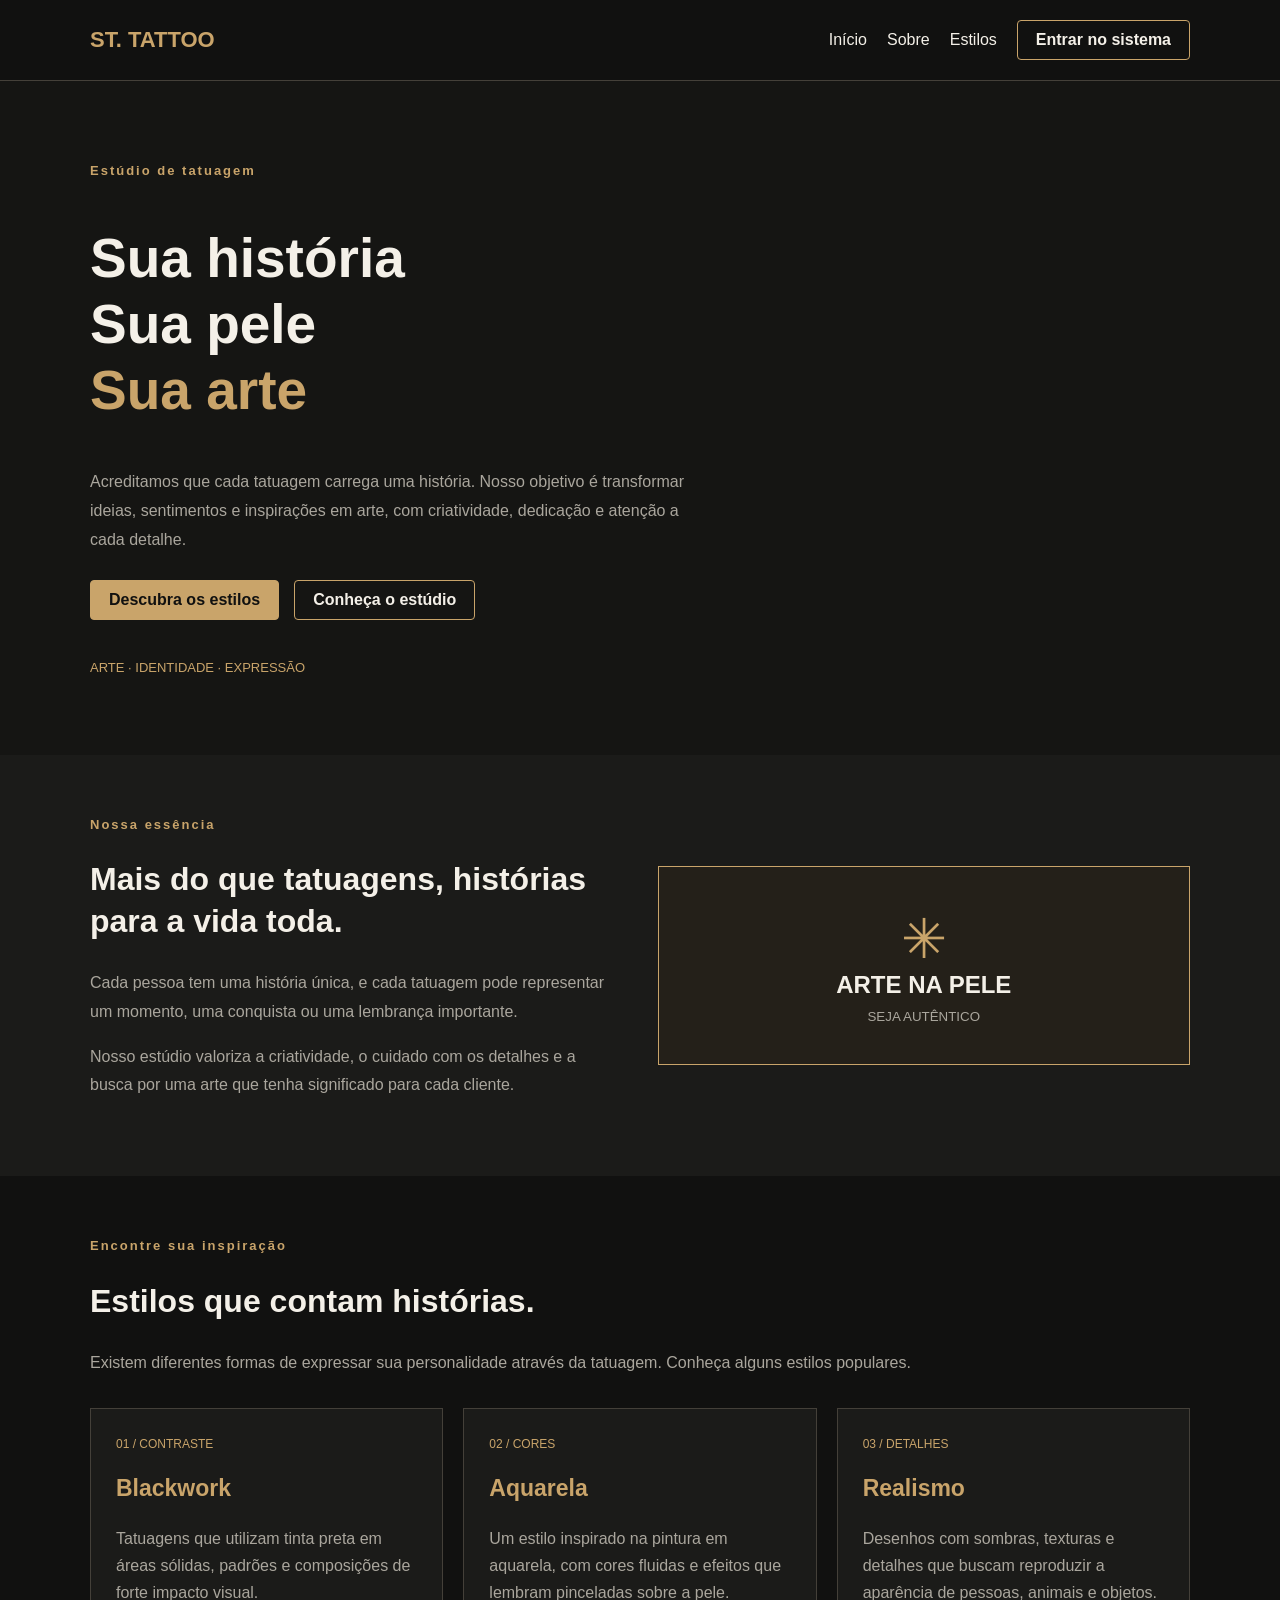
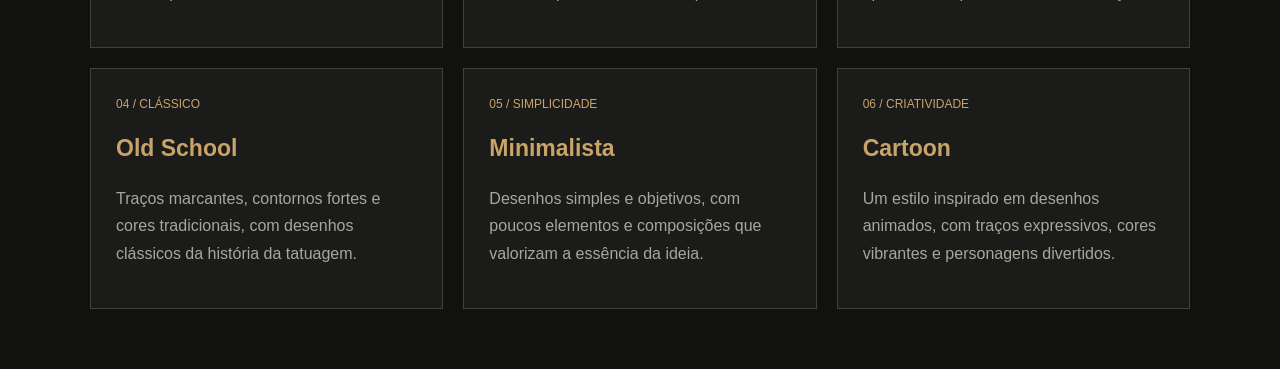
<file: frontend/index.html>
<!DOCTYPE html>
<html lang="pt-BR">
<head>
  <meta charset="UTF-8">
  <meta name="viewport" content="width=device-width, initial-scale=1.0">

  <meta name="description" content="Conheça nosso estúdio de tatuagem, descubra diferentes estilos e encontre inspiração para sua próxima arte.">

  <title>Estúdio Tatuagem | Arte na Pele</title>

  <link rel="stylesheet" href="style.css">
</head>
<body>

  <header class="navbar">
    <div class="container">
      <a href="index.html" class="navbar-brand">
        ST<span>.</span> TATTOO
      </a>

      <nav class="nav-links" aria-label="Navegação principal">
        <a href="#inicio">Início</a>
        <a href="#sobre">Sobre</a>
        <a href="#estilos">Estilos</a>
        <a href="login.html" class="btn btn-outline">Entrar no sistema</a>
      </nav>
    </div>
  </header>

  <main>
    <section class="hero" id="inicio">
      <div class="container">
        <div class="hero-content">
          <span class="eyebrow">Estúdio de tatuagem</span>

          <h1>
            Sua história<br>
            Sua pele<br>
            <span>Sua arte</span>
          </h1>

          <p>
            Acreditamos que cada tatuagem carrega uma história.
            Nosso objetivo é transformar ideias, sentimentos e
            inspirações em arte, com criatividade, dedicação e
            atenção a cada detalhe.
          </p>

          <div class="hero-buttons">
            <a href="#estilos" class="btn btn-primary">
              Descubra os estilos
            </a>

            <a href="#sobre" class="btn btn-outline">
              Conheça o estúdio
            </a>
          </div>

          <div class="hero-note">
            ARTE · IDENTIDADE · EXPRESSÃO
          </div>
        </div>
      </div>
    </section>

    <section class="about" id="sobre">
      <div class="container about-content">
        <div>
          <span class="eyebrow">Nossa essência</span>

          <h2>Mais do que tatuagens, histórias para a vida toda.</h2>

          <p>
            Cada pessoa tem uma história única, e cada tatuagem
            pode representar um momento, uma conquista ou uma
            lembrança importante.
          </p>

          <p>
            Nosso estúdio valoriza a criatividade, o cuidado com
            os detalhes e a busca por uma arte que tenha significado
            para cada cliente.
          </p>
        </div>

        <div class="about-mark">
          <span class="symbol" aria-hidden="true">✳</span>
          <strong>ARTE NA PELE</strong>
          <small>SEJA AUTÊNTICO</small>
        </div>
      </div>
    </section>

    <section id="estilos">
      <div class="container">
        <div class="section-heading">
          <span class="eyebrow">Encontre sua inspiração</span>

          <h2>Estilos que contam histórias.</h2>

          <p>
            Existem diferentes formas de expressar sua personalidade
            através da tatuagem. Conheça alguns estilos populares.
          </p>
        </div>

        
        <div class="styles-grid">
          <article class="style-card">
            <span class="style-number">01 / CONTRASTE</span>
            <h3>Blackwork</h3>
            <p>
              Tatuagens que utilizam tinta preta em áreas sólidas,
              padrões e composições de forte impacto visual.
            </p>
          </article>

          <article class="style-card">
            <span class="style-number">02 / CORES</span>
            <h3>Aquarela</h3>
            <p>
              Um estilo inspirado na pintura em aquarela, com cores
              fluidas e efeitos que lembram pinceladas sobre a pele.
            </p>
          </article>

          <article class="style-card">
            <span class="style-number">03 / DETALHES</span>
            <h3>Realismo</h3>
            <p>
              Desenhos com sombras, texturas e detalhes que buscam
              reproduzir a aparência de pessoas, animais e objetos.
            </p>
          </article>

          <article class="style-card">
            <span class="style-number">04 / CLÁSSICO</span>
            <h3>Old School</h3>
            <p>
              Traços marcantes, contornos fortes e cores tradicionais,
              com desenhos clássicos da história da tatuagem.
            </p>
          </article>

          <article class="style-card">
            <span class="style-number">05 / SIMPLICIDADE</span>
            <h3>Minimalista</h3>
            <p>
              Desenhos simples e objetivos, com poucos elementos
              e composições que valorizam a essência da ideia.
            </p>
          </article>

          <article class="style-card">
            <span class="style-number">06 / CRIATIVIDADE</span>
            <h3>Cartoon</h3>
            <p>
              Um estilo inspirado em desenhos animados, com traços
              expressivos, cores vibrantes e personagens divertidos.
            </p>
          </article>
        </div>
</file>
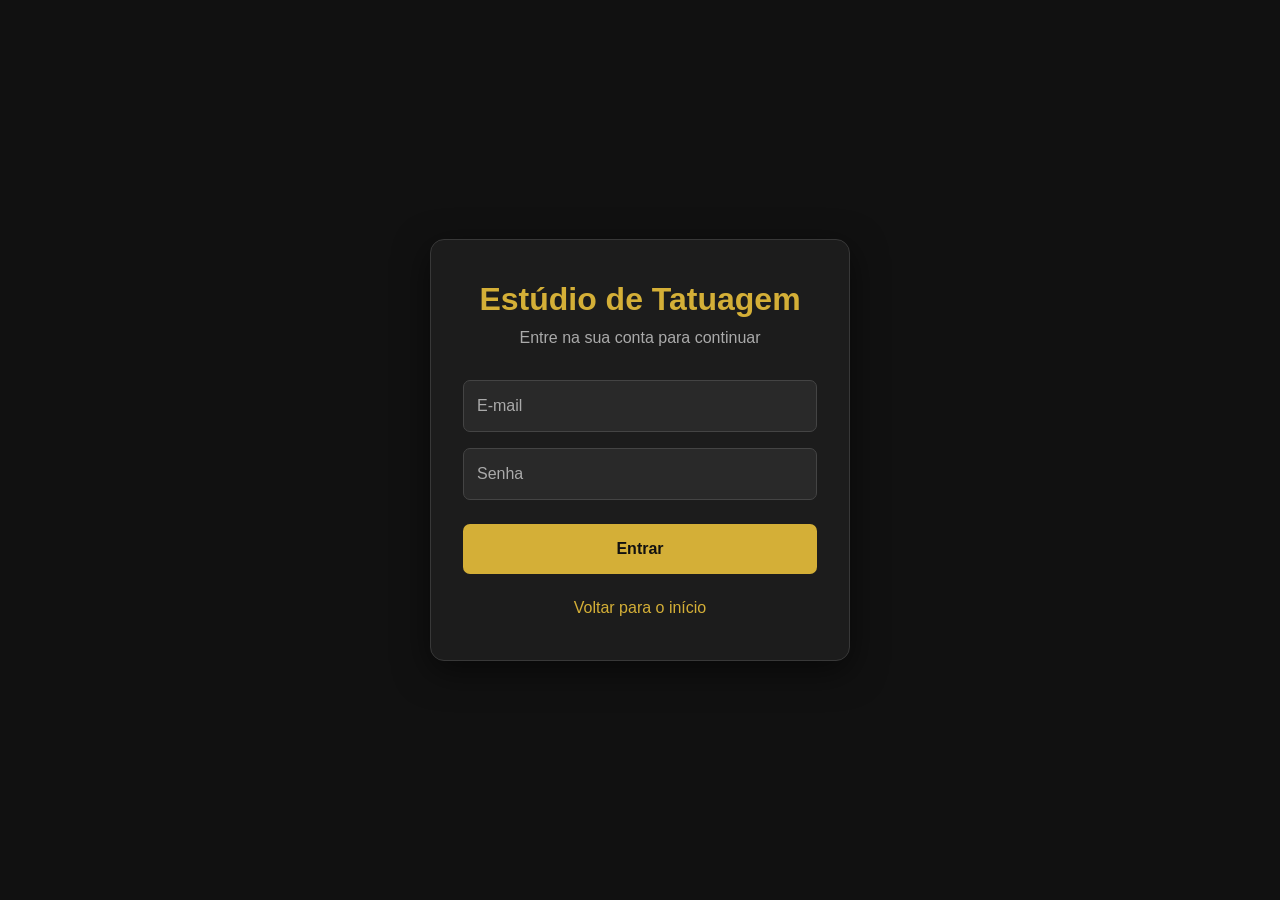
<file: frontend/agendamentos.html>
<!DOCTYPE html>
<html lang="pt-br">
<head>
  <meta charset="UTF-8">
  <meta name="viewport" content="width=device-width, initial-scale=1.0">
  <title>Agendamentos — Estúdio de Tatuagem</title>

  <style>
    :root {
      --preto: #111111;
      --fundo: #191919;
      --cinza: #242424;
      --cinza-claro: #bdbdbd;
      --dourado: #d4af37;
      --dourado-hover: #f0cc52;
      --borda: #383838;
      --branco: #f5f5f5;
      --vermelho: #dc3545;
    }

    * {
      box-sizing: border-box;
    }

    body {
      margin: 0;
      padding: 30px;
      background: var(--preto);
      color: var(--branco);
      font-family: Arial, Helvetica, sans-serif;
    }

    .navbar {
      background: var(--fundo);
      border: 1px solid var(--borda);
      border-radius: 12px;
      padding: 16px 22px;
      margin-bottom: 35px;
    }

    .navbar .container {
      max-width: 1400px;
      margin: 0 auto;
      display: flex;
      align-items: center;
      justify-content: space-between;
      flex-wrap: wrap;
      gap: 18px;
    }

    .navbar-brand {
      color: var(--dourado);
      font-size: 21px;
      font-weight: bold;
      text-decoration: none;
      white-space: nowrap;
    }

    .nav-links {
      display: flex;
      align-items: center;
      flex-wrap: wrap;
      gap: 18px;
    }

    .nav-links a {
      color: var(--cinza-claro);
      text-decoration: none;
      transition: color 0.2s;
    }

    .nav-links a:hover {
      color: var(--dourado);
    }

    button {
      cursor: pointer;
      font: inherit;
    }

    .btn-sair {
      background: transparent;
      color: var(--dourado);
      border: 1px solid var(--dourado);
      border-radius: 6px;
      padding: 9px 16px;
      transition: 0.2s;
    }

    .btn-sair:hover {
      background: var(--dourado);
      color: var(--preto);
    }

    main {
      max-width: 1400px;
      margin: 0 auto;
    }

    h1 {
      color: var(--dourado);
      font-size: 32px;
      margin-bottom: 10px;
    }

    .subtitulo {
      color: var(--cinza-claro);
      margin-bottom: 28px;
      line-height: 1.6;
    }

    .form-card {
      background: var(--fundo);
      border: 1px solid var(--borda);
      border-radius: 12px;
      padding: 24px;
      margin-bottom: 30px;
    }

    .form-card h2,
    .table-header h2 {
      margin: 0 0 20px;
      font-size: 20px;
      color: var(--branco);
    }

    .form-agendamento {
      display: grid;
      grid-template-columns: repeat(4, minmax(0, 1fr));
      gap: 16px;
    }

    .campo {
      display: flex;
      flex-direction: column;
      gap: 8px;
      min-width: 0;
    }

    .campo label {
      color: var(--cinza-claro);
      font-size: 14px;
    }

    .campo input,
    .campo select,
    .campo textarea {
      width: 100%;
      padding: 12px 13px;
      background: var(--cinza);
      color: var(--branco);
      border: 1px solid var(--borda);
      border-radius: 6px;
      outline: none;
      font: inherit;
    }

    .campo input:focus,
    .campo select:focus,
    .campo textarea:focus {
      border-color: var(--dourado);
      box-shadow: 0 0 0 2px #d4af3725;
    }

    .campo input::placeholder,
    .campo textarea::placeholder {
      color: #999999;
    }

    .campo select option {
      background: var(--cinza);
      color: var(--branco);
    }

    .campo textarea {
      min-height: 100px;
      resize: vertical;
    }

    .campo-descricao {
      grid-column: span 4;
    }

    .campo-desenho {
      grid-column: span 2;
    }

    .campo-status {
      grid-column: span 1;
    }

    .campo-status[style*="display: none"] {
      display: none !important;
    }

    .campo-botao {
      display: flex;
      align-items: flex-end;
    }

    .btn-primary {
      width: 100%;
      padding: 12px 20px;
      background: var(--dourado);
      color: var(--preto);
      border: 1px solid var(--dourado);
      border-radius: 6px;
      font-weight: bold;
      transition: 0.2s;
    }

    .btn-primary:hover {
      background: var(--dourado-hover);
      border-color: var(--dourado-hover);
    }

    .table-card {
      background: var(--fundo);
      border: 1px solid var(--borda);
      border-radius: 12px;
      overflow: hidden;
    }

    .table-header {
      padding: 20px 24px;
      border-bottom: 1px solid var(--borda);
    }

    .table-header h2 {
      margin: 0;
    }

    .table-wrapper {
      width: 100%;
      overflow-x: auto;
    }

    table {
      width: 100%;
      border-collapse: collapse;
      min-width: 950px;
    }

    thead {
      background: var(--cinza);
    }

    th,
    td {
      padding: 14px 16px;
      text-align: left;
      border-bottom: 1px solid var(--borda);
      white-space: nowrap;
    }

    th {
      color: var(--dourado);
      font-weight: bold;
    }

    td {
      color: var(--cinza-claro);
    }

    tbody tr:hover {
      background: #ffffff08;
    }

    tbody tr:last-child td {
      border-bottom: none;
    }

    #corpo-tabela button,
    #corpo-tabela .btn {
      background: transparent;
      color: var(--dourado);
      border: 1px solid var(--dourado);
      border-radius: 6px;
      padding: 7px 12px;
      margin: 3px;
      cursor: pointer;
    }

    #corpo-tabela button:hover,
    #corpo-tabela .btn:hover {
      background: var(--dourado);
      color: var(--preto);
    }

    #corpo-tabela .btn-danger {
      border-color: var(--vermelho);
      color: var(--vermelho);
    }

    #corpo-tabela .btn-danger:hover {
      background: var(--vermelho);
      color: white;
    }

    #corpo-tabela .btn-warning {
      border-color: var(--dourado);
      color: var(--dourado);
    }

    #corpo-tabela .btn-warning:hover {
      background: var(--dourado);
      color: var(--preto);
    }

    @media (max-width: 1000px) {
      body {
        padding: 16px;
      }

      .form-agendamento {
        grid-template-columns: repeat(2, minmax(0, 1fr));
      }

      .campo-descricao {
        grid-column: span 2;
      }

      .campo-desenho {
        grid-column: span 2;
      }
    }

    @media (max-width: 650px) {
      .navbar .container {
        align-items: flex-start;
      }

      .nav-links {
        gap: 12px;
      }

      .form-agendamento {
        grid-template-columns: 1fr;
      }

      .campo-descricao,
      .campo-desenho,
      .campo-status {
        grid-column: span 1;
      }

      h1 {
        font-size: 27px;
      }
    }
  </style>
</head>

<body>

  <header class="navbar">
    <div class="container">
      <a href="dashboard.html" class="navbar-brand">ST. TATTOO</a>

      <nav class="nav-links" aria-label="Navegação principal">
        <a href="clientes.html">Clientes</a>
        <a href="senioridade.html">Senioridade</a>
        <a href="tatuadores.html">Tatuadores</a>
        <a href="agendamentos.html">Agendamentos</a>
        <a href="estilos.html">Estilos</a>
        <button type="button" onclick="sair()" class="btn-sair">Sair</button>
      </nav>
    </div>
  </header>

  <main>
    <h1>Agendamentos</h1>
    <p class="subtitulo">
      Organize os horários, acompanhe os serviços e gerencie os agendamentos do estúdio.
    </p>

    <section class="form-card">
      <h2>Novo agendamento</h2>

      <form id="form-agendamento" class="form-agendamento">

        <div class="campo">
          <label for="idcliente">Cliente</label>
          <select id="idcliente" required>
            <option value="">Cliente...</option>
          </select>
        </div>

        <div class="campo">
          <label for="idtatuador">Tatuador</label>
          <select id="idtatuador" required>
            <option value="">Tatuador...</option>
          </select>
        </div>

        <div class="campo">
          <label for="dataagendamento">Data</label>
          <input type="date" id="dataagendamento" required>
        </div>

        <div class="campo">
          <label for="horaagendamento">Hora</label>
          <input type="time" id="horaagendamento" required>
        </div>

        <div class="campo">
          <label for="valortatuagem">Valor (R$)</label>
          <input
            type="number"
            id="valortatuagem"
            placeholder="0,00"
            step="0.01"
            min="0"
          >
        </div>

        <div class="campo campo-status" id="bloco-status" style="display: none;">
          <label for="status">Status</label>
          <select id="status">
            <option value="pendente">Pendente</option>
            <option value="confirmado">Confirmado</option>
            <option value="concluido">Concluído</option>
            <option value="cancelado">Cancelado</option>
          </select>
        </div>

        <div class="campo campo-descricao">
          <label for="descricaotatuagem">Descrição da tatuagem</label>
          <textarea
            id="descricaotatuagem"
            placeholder="Descreva a ideia, o tamanho ou outros detalhes da tatuagem..."
          ></textarea>
        </div>

        <div class="campo campo-desenho">
          <label for="desenho">Desenho aprovado (imagem)</label>
          <input type="file" id="desenho" accept="image/*">
        </div>

        <div class="campo campo-botao">
          <button id="btn-submit-agendamento" type="submit" class="btn-primary">
            Cadastrar agendamento
          </button>
        </div>

      </form>
    </section>

    <section class="table-card">
      <div class="table-header">
        <h2>Agendamentos cadastrados</h2>
      </div>

      <div class="table-wrapper">
        <table>
          <thead>
            <tr>
              <th>ID</th>
              <th>Cliente</th>
              <th>Tatuador</th>
              <th>Data</th>
              <th>Hora</th>
              <th>Valor</th>
              <th>Status</th>
              <th>Desenho</th>
              <th>Ações</th>
            </tr>
          </thead>

          <tbody id="corpo-tabela">
          </tbody>
        </table>
      </div>
    </section>
  </main>

  <script src="js/auth.js"></script>
  <script src="js/agendamentos.js"></script>

</body>
</html>
</file>
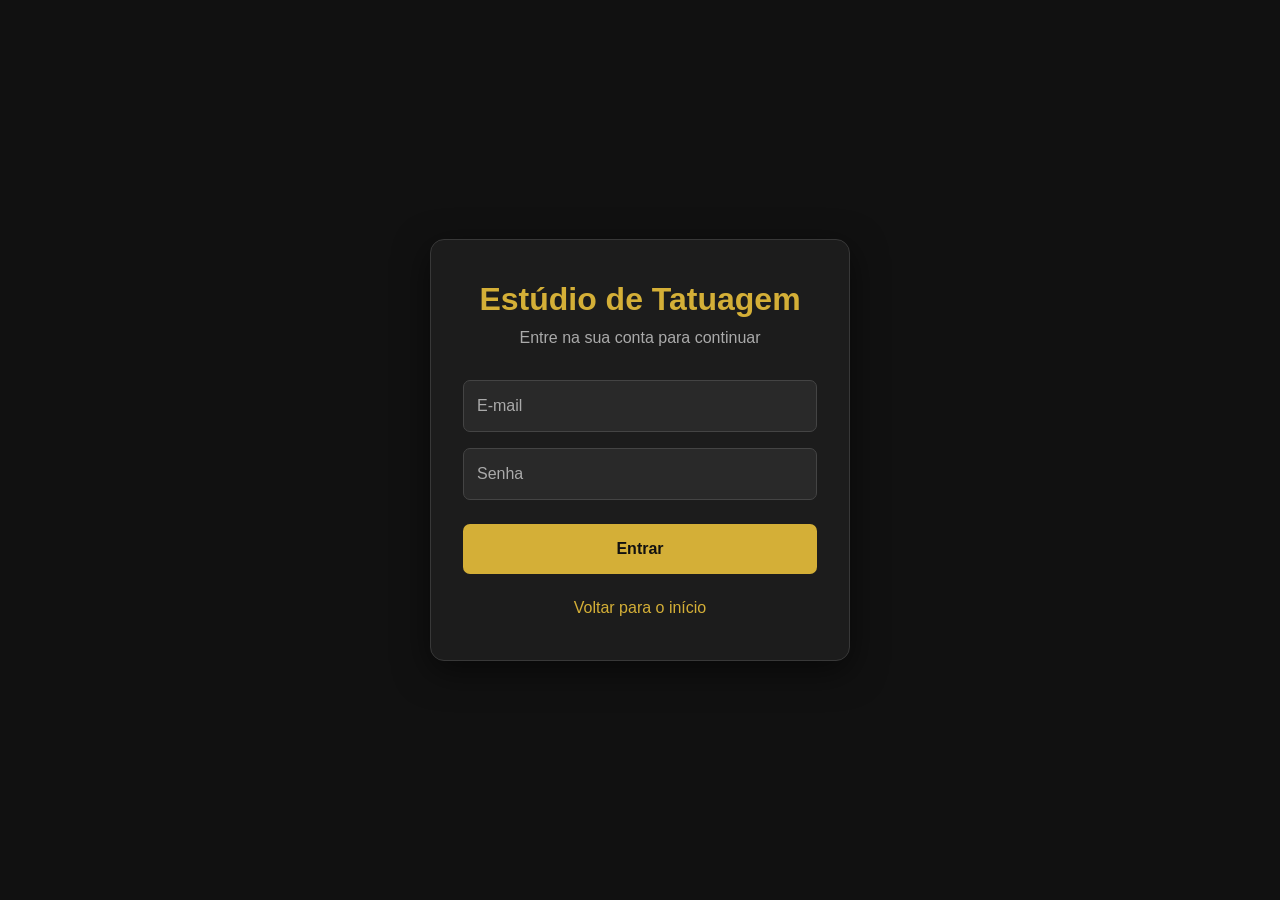
<file: frontend/cadastro.html>
<!DOCTYPE html>
<html lang="pt-br">
<head>
  <meta charset="UTF-8">
  <meta name="viewport" content="width=device-width, initial-scale=1.0">
  <title>Cadastro — Estúdio de Tatuagem</title>

  <style>
    :root {
      --preto: #111111;
      --fundo: #191919;
      --cinza: #242424;
      --cinza-claro: #bdbdbd;
      --dourado: #d4af37;
      --dourado-hover: #f0cc52;
      --borda: #383838;
      --branco: #f5f5f5;
    }

    * {
      box-sizing: border-box;
    }

    body {
      margin: 0;
      min-height: 100vh;
      padding: 30px 20px;
      display: flex;
      align-items: center;
      justify-content: center;
      background:
        radial-gradient(circle at top, #302814 0%, var(--preto) 48%);
      color: var(--branco);
      font-family: Arial, Helvetica, sans-serif;
    }

    .cadastro-container {
      width: 100%;
      max-width: 440px;
      padding: 38px;
      background: var(--fundo);
      border: 1px solid var(--borda);
      border-top: 4px solid var(--dourado);
      border-radius: 14px;
      box-shadow: 0 15px 45px rgba(0, 0, 0, 0.4);
    }

    .logo {
      margin-bottom: 8px;
      color: var(--dourado);
      font-size: 14px;
      font-weight: bold;
      letter-spacing: 4px;
      text-align: center;
    }

    h1 {
      margin: 0 0 10px;
      color: var(--branco);
      font-size: 29px;
      text-align: center;
    }

    .subtitulo {
      margin: 0 0 30px;
      color: var(--cinza-claro);
      font-size: 14px;
      line-height: 1.5;
      text-align: center;
    }

    .campo {
      margin-bottom: 20px;
    }

    .campo label {
      display: block;
      margin-bottom: 8px;
      color: var(--cinza-claro);
      font-size: 13px;
      font-weight: bold;
    }

    .form-control {
      width: 100%;
      padding: 13px 14px;
      background: var(--cinza);
      color: var(--branco);
      border: 1px solid var(--borda);
      border-radius: 7px;
      font-size: 14px;
      outline: none;
      transition: border-color 0.2s, box-shadow 0.2s;
    }

    .form-control::placeholder {
      color: #858585;
    }

    .form-control:focus {
      background: var(--cinza);
      color: var(--branco);
      border-color: var(--dourado);
      box-shadow: 0 0 0 3px rgba(212, 175, 55, 0.12);
    }

    .btn-cadastrar {
      width: 100%;
      margin-top: 5px;
      padding: 13px;
      background: var(--dourado);
      color: var(--preto);
      border: 1px solid var(--dourado);
      border-radius: 7px;
      font-size: 15px;
      font-weight: bold;
      cursor: pointer;
      transition: background 0.2s, transform 0.2s;
    }

    .btn-cadastrar:hover {
      background: var(--dourado-hover);
      transform: translateY(-1px);
    }

    .rodape {
      margin: 25px 0 0;
      color: var(--cinza-claro);
      font-size: 14px;
      text-align: center;
    }

    .rodape a {
      color: var(--dourado);
      font-weight: bold;
      text-decoration: none;
    }

    .rodape a:hover {
      color: var(--dourado-hover);
      text-decoration: underline;
    }

    .voltar {
      display: block;
      margin-top: 22px;
      color: #858585;
      font-size: 12px;
      text-align: center;
      text-decoration: none;
    }

    .voltar:hover {
      color: var(--dourado);
    }

    @media (max-width: 480px) {
      .cadastro-container {
        padding: 28px 22px;
      }

      h1 {
        font-size: 25px;
      }
    }
  </style>
</head>

<body>

  <main class="cadastro-container">
    <div class="logo">ST. TATTOO</div>

    <h1>Criar conta</h1>

    <p class="subtitulo">
      Faça seu cadastro para acessar o sistema do estúdio.
    </p>

    <form id="form-cadastro">

      <div class="campo">
        <label for="nome">Nome completo</label>
        <input
          type="text"
          id="nome"
          class="form-control"
          placeholder="Digite seu nome"
          required
        >
      </div>

      <div class="campo">
        <label for="email">E-mail</label>
        <input
          type="email"
          id="email"
          class="form-control"
          placeholder="Digite seu e-mail"
          required
        >
      </div>

      <div class="campo">
        <label for="senha">Senha</label>
        <input
          type="password"
          id="senha"
          class="form-control"
          placeholder="Crie uma senha"
          required
        >
      </div>

      <button type="submit" class="btn-cadastrar">
        Cadastrar
      </button>

    </form>

    <p class="rodape">
      Já tem conta? <a href="login.html">Entrar</a>
    </p>

    <a href="index.html" class="voltar">
      ← Voltar para a página inicial
    </a>
  </main>

  <script src="js/auth.js"></script>
  <script src="js/cadastro.js"></script>

</body>
</html>
</file>
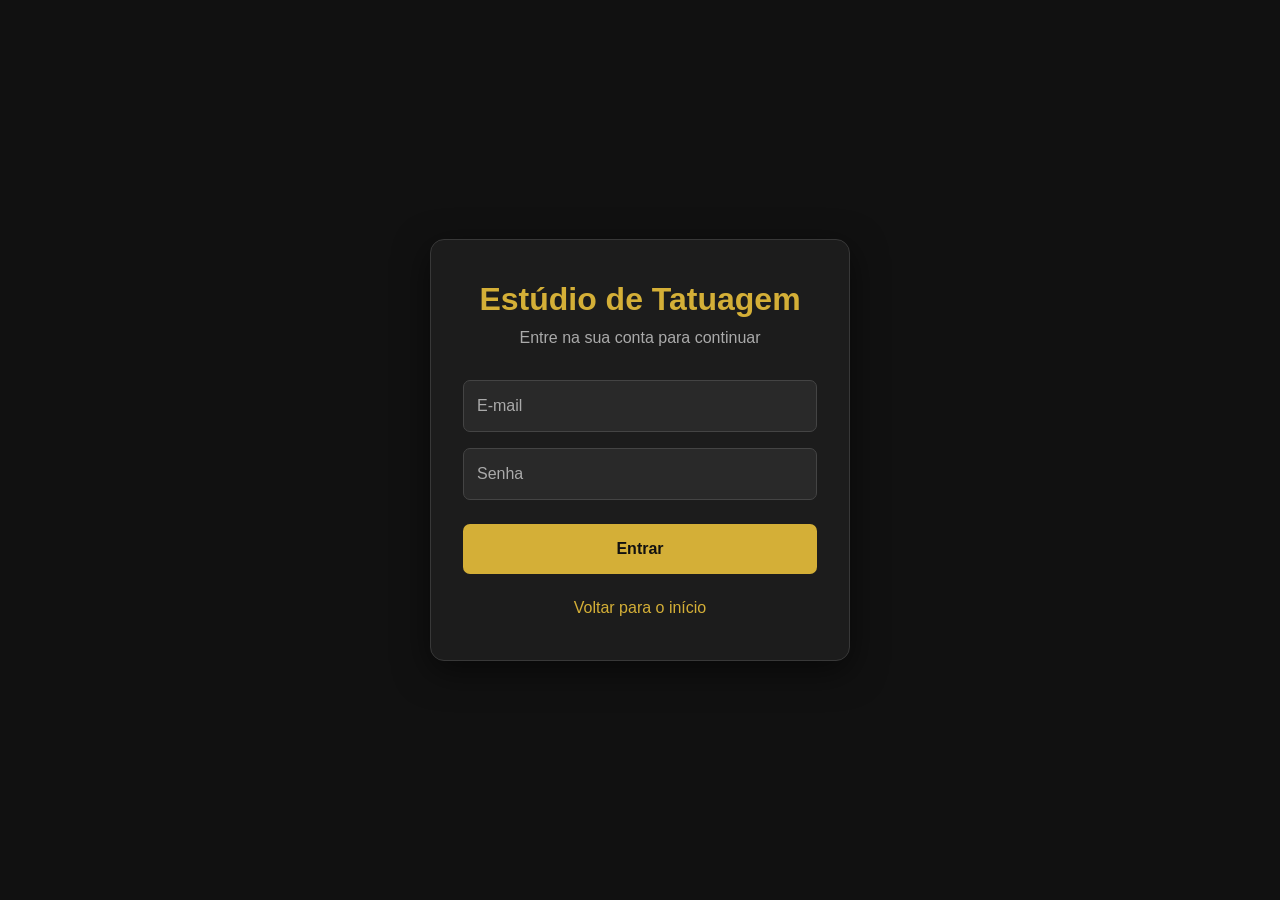
<file: frontend/clientes.html>
<!DOCTYPE html>
<html lang="pt-br">
<head>
  <meta charset="UTF-8">
  <meta name="viewport" content="width=device-width, initial-scale=1.0">
  <title>Clientes — Estúdio de Tatuagem</title>

  <link href="https://cdn.jsdelivr.net/npm/bootstrap@5.3.0/dist/css/bootstrap.min.css" rel="stylesheet">

  <style>
    * {
      box-sizing: border-box;
    }

    body {
      min-height: 100vh;
      background: #111;
      color: #eee;
      font-family: Arial, sans-serif;
    }

    .navbar {
      background: #1c1c1c !important;
      border-bottom: 1px solid #383838;
    }

    .navbar-brand {
      color: #d4af37 !important;
      font-weight: bold;
    }

    .navbar a {
      text-decoration: none;
    }

    h1, h2 {
      color: #d4af37;
      font-weight: bold;
    }

    .card-painel {
      padding: 25px;
      margin-bottom: 30px;
      background: #1c1c1c;
      border: 1px solid #383838;
      border-radius: 12px;
    }

    .form-control,
    .form-select {
      background-color: #242424;
      color: #eee;
      border: 1px solid #444;
    }

    .form-control::placeholder {
      color: #aaa;
    }

    .form-control:focus,
    .form-select:focus {
      background-color: #242424;
      color: #fff;
      border-color: #d4af37;
      box-shadow: 0 0 0 0.2rem #d4af3733;
    }

    .form-control:disabled,
    .form-control[readonly] {
      background-color: #333;
      color: #bbb;
    }

    .btn-primary,
    .btn-success {
      background: #d4af37;
      border-color: #d4af37;
      color: #111;
      font-weight: bold;
    }

    .btn-primary:hover,
    .btn-success:hover {
      background: #f0cc58;
      border-color: #f0cc58;
      color: #111;
    }

    .btn-secondary {
      background: #333;
      border-color: #555;
      color: #eee;
    }

    .btn-danger {
      color: #fff;
    }

    .table {
      --bs-table-bg: #1c1c1c;
      --bs-table-color: #eee;
      --bs-table-border-color: #444;
      --bs-table-hover-bg: #292929;
      --bs-table-hover-color: #fff;
      vertical-align: middle;
    }

    .table th {
      color: #d4af37;
    }

    .table td {
      color: #eee;
    }

    label {
      color: #ddd;
    }

    .btn-outline-light:hover {
      background: #d4af37;
      border-color: #d4af37;
      color: #111;
    }

    @media (max-width: 768px) {
      .navbar .container {
        gap: 12px;
      }

      .navbar .container > div {
        display: flex;
        flex-wrap: wrap;
        gap: 10px;
      }

      .table {
        font-size: 13px;
      }

      .card-painel {
        padding: 16px;
      }
    }


.navbar a,
.navbar a:visited {
  color: #bdbdbd;
  text-decoration: none;
}

.navbar a:hover {
  color: #d4af37;
}
  </style>
</head>

<body>

  <nav class="navbar navbar-expand-lg navbar-dark mb-4">
    <div class="container">
      <a class="navbar-brand" href="dashboard.html">Estúdio de Tatuagem</a>

      <div class="d-flex flex-wrap gap-3 align-items-center">
        <a href="clientes.html">Clientes</a>
        <a href="senioridade.html">Senioridade</a>
        <a href="tatuadores.html">Tatuadores</a>
        <a href="agendamentos.html">Agendamentos</a>
        <a href="estilos.html">Estilos</a>
        <button onclick="sair()" class="btn btn-outline-light btn-sm">Sair</button>
      </div>
    </div>
  </nav>

  <main class="container py-3">

    <h1 class="mb-4">Clientes</h1>

    <section class="card-painel">
      <h2 class="h4 mb-4">Cadastrar cliente</h2>

      <form id="form-cliente">
        <div class="row g-3">

          <div class="col-md-6">
            <label for="nome" class="form-label">Nome</label>
            <input type="text" id="nome" class="form-control" placeholder="Nome completo" required>
          </div>

          <div class="col-md-6">
            <label for="cpf" class="form-label">CPF</label>
            <input type="text" id="cpf" class="form-control" placeholder="CPF" required>
          </div>

          <div class="col-md-6">
            <label for="telefone" class="form-label">Telefone</label>
            <input type="text" id="telefone" class="form-control" placeholder="Telefone" required>
          </div>

          <div class="col-md-4">
            <label for="cidade" class="form-label">Cidade</label>
            <input type="text" id="cidade" class="form-control" placeholder="Cidade" required>
          </div>

          <div class="col-md-2">
            <label for="uf" class="form-label">UF</label>
            <input type="text" id="uf" class="form-control" placeholder="UF" maxlength="2" required>
          </div>

          <div class="col-12">
            <button type="submit" id="btn-submit-cliente" class="btn btn-primary w-100">
              Salvar cliente
            </button>
          </div>

        </div>
      </form>
    </section>

    <section class="card-painel">
      <h2 class="h4 mb-4">Clientes cadastrados</h2>

      <div class="table-responsive">
        <table class="table table-dark table-hover table-bordered">
          <thead>
            <tr>
              <th>Clientes</th>
            </tr>
          </thead>
          <tbody id="corpo-tabela">
          </tbody>
        </table>
      </div>
    </section>

  </main>

  <script src="js/auth.js"></script>
  <script src="js/clientes.js"></script>

</body>
</html>
</file>
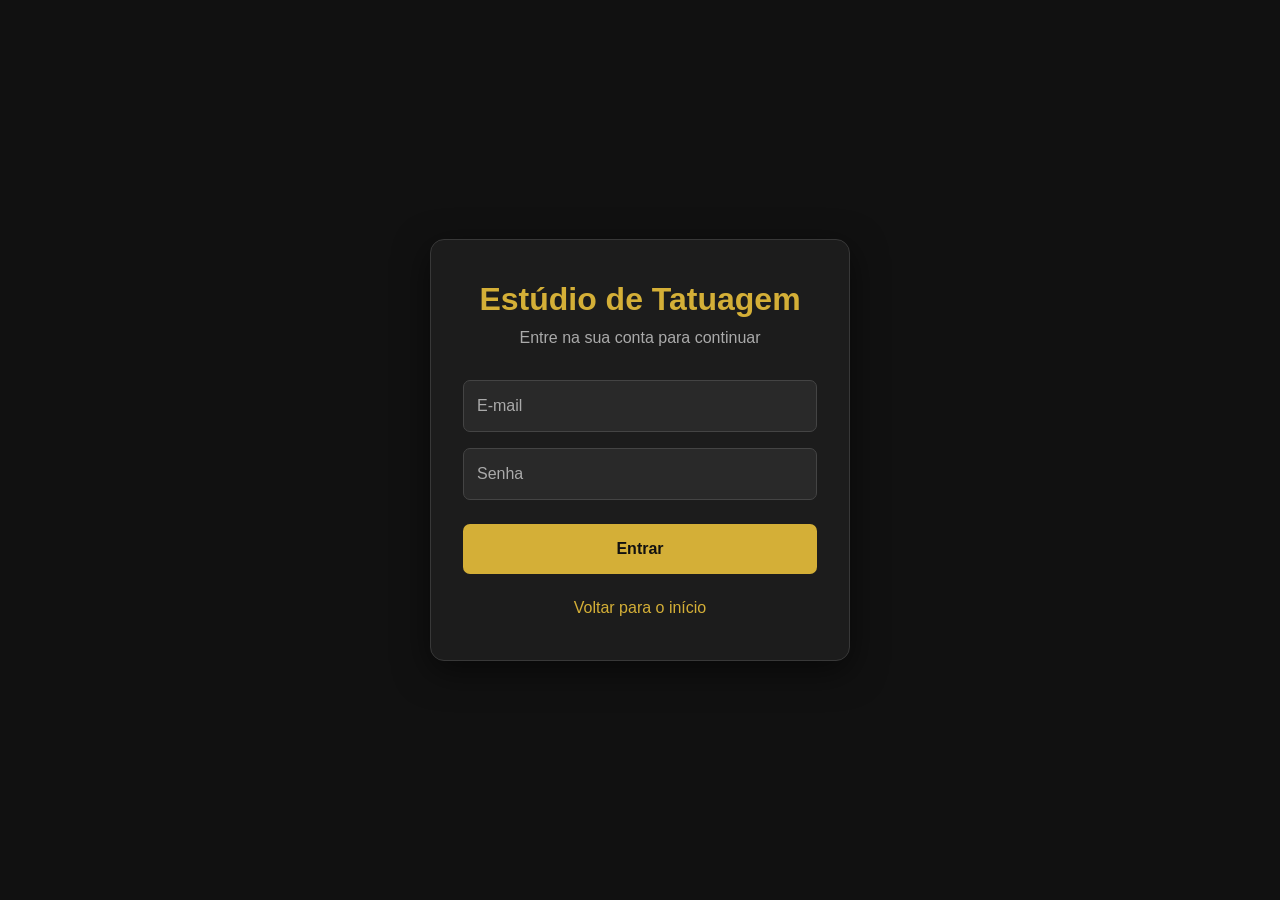
<file: frontend/dashboard.html>
<!DOCTYPE html>
<html lang="pt-br">
<head>
  <meta charset="UTF-8">
  <meta name="viewport" content="width=device-width, initial-scale=1.0">
  <title>Dashboard — Estúdio de Tatuagem</title>

  <link href="https://cdn.jsdelivr.net/npm/bootstrap@5.3.0/dist/css/bootstrap.min.css" rel="stylesheet">

  <style>
    body {
      min-height: 100vh;
      margin: 0;
      background: #111;
      color: #eee;
      font-family: Arial, sans-serif;
    }

    .navbar {
      background: #1c1c1c !important;
      border-bottom: 1px solid #383838;
    }

    .navbar-brand {
      color: #d4af37 !important;
      font-weight: bold;
    }

    .container {
      max-width: 1100px;
    }

    h1 {
      margin-bottom: 30px;
      color: #d4af37;
      font-weight: bold;
    }

    .painel-card {
      height: 100%;
      padding: 25px;
      background: #1c1c1c;
      border: 1px solid #383838;
      border-radius: 12px;
      transition: transform 0.2s, border-color 0.2s;
    }

    .painel-card:hover {
      transform: translateY(-4px);
      border-color: #d4af37;
    }

    .btn {
      padding: 12px;
      border-radius: 7px;
      font-weight: bold;
    }

    .btn-primary,
    .btn-secondary,
    .btn-success {
      background: #d4af37;
      border-color: #d4af37;
      color: #111;
    }

    .btn-primary:hover,
    .btn-secondary:hover,
    .btn-success:hover {
      background: #f0cc58;
      border-color: #f0cc58;
      color: #111;
    }

    .btn-outline-light:hover {
      background: #d4af37;
      border-color: #d4af37;
      color: #111;
    }

    .descricao {
      margin-top: 12px;
      color: #aaa;
      font-size: 14px;
    }
  </style>
</head>

<body>

  <nav class="navbar navbar-dark mb-5">
    <div class="container d-flex justify-content-between">
      <span class="navbar-brand">Estúdio de Tatuagem</span>
      <button onclick="sair()" class="btn btn-outline-light btn-sm">Sair</button>
    </div>
  </nav>

  <main class="container pb-5">
    <h1>Painel</h1>

    <div class="row g-4">

      <div class="col-md-4">
        <div class="painel-card">
          <a href="clientes.html" class="btn btn-primary w-100">Clientes</a>
          <p class="descricao">Gerencie os clientes cadastrados.</p>
        </div>
      </div>

      <div class="col-md-4">
        <div class="painel-card">
          <a href="tatuadores.html" class="btn btn-primary w-100">Tatuadores</a>
          <p class="descricao">Consulte e gerencie os tatuadores.</p>
        </div>
      </div>

      <div class="col-md-4">
        <div class="painel-card">
          <a href="agendamentos.html" class="btn btn-primary w-100">Agendamentos</a>
          <p class="descricao">Acesse os horários e serviços agendados.</p>
        </div>
      </div>

      <div class="col-md-4">
        <div class="painel-card">
          <a href="senioridade.html" class="btn btn-secondary w-100">Senioridade</a>
          <p class="descricao">Consulte os níveis de experiência.</p>
        </div>
      </div>

      <div class="col-md-4">
        <div class="painel-card">
          <a href="estilos.html" class="btn btn-secondary w-100">Estilos</a>
          <p class="descricao">Gerencie os estilos de tatuagem.</p>
        </div>
      </div>

      <div class="col-md-4">
        <div class="painel-card">
          <a href="cadastro.html" class="btn btn-success w-100">Novo Funcionário</a>
          <p class="descricao">Cadastre uma conta de funcionário.</p>
        </div>
      </div>

    </div>
  </main>

  <script src="js/auth.js"></script>
  <script>
    protegerPagina();
  </script>

</body>
</html>
</file>
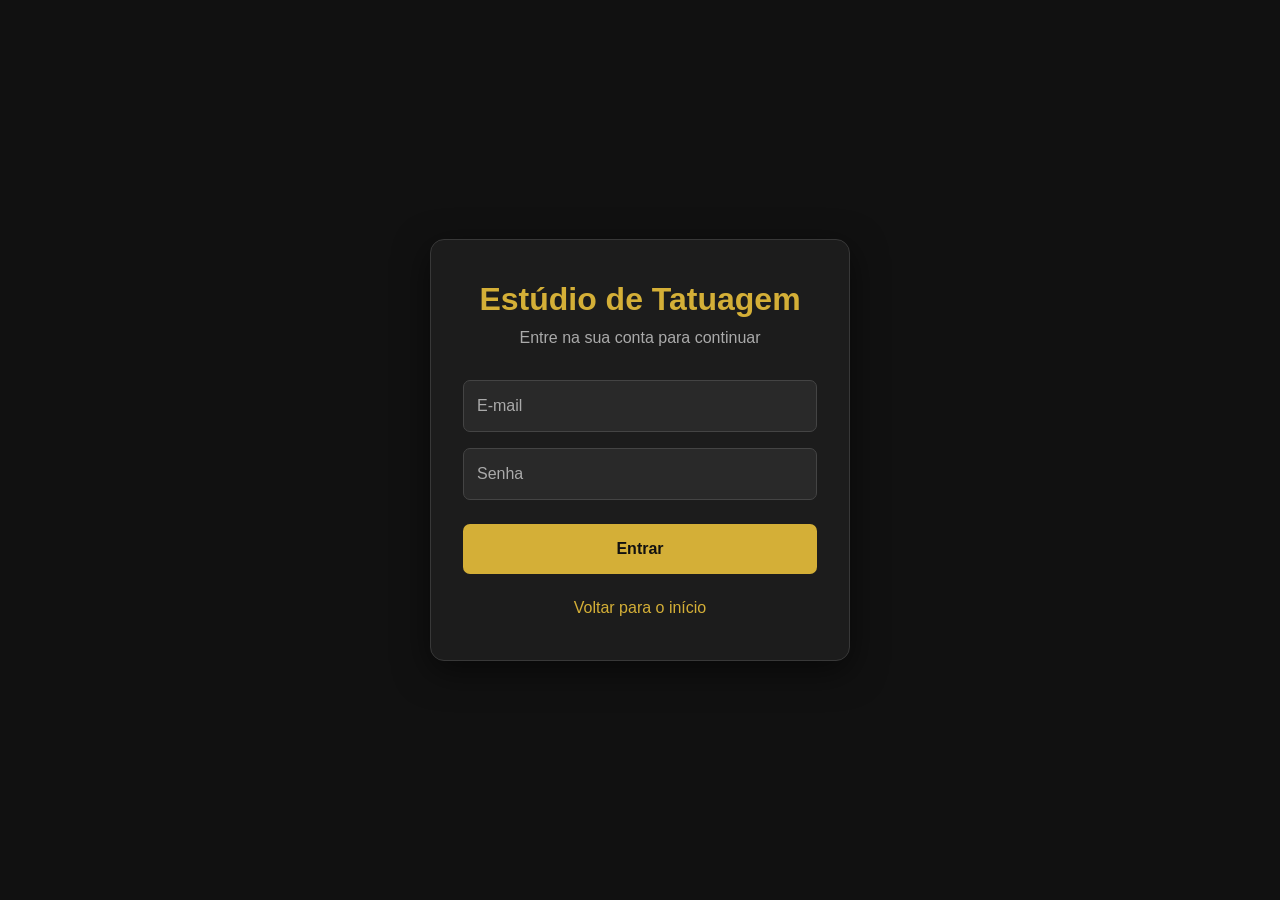
<file: frontend/estilos.html>
<!DOCTYPE html>
<html lang="pt-br">
<head>
  <meta charset="UTF-8">
  <meta name="viewport" content="width=device-width, initial-scale=1.0">
  <title>Estilos — Estúdio de Tatuagem</title>

  <style>
    :root {
      --preto: #111111;
      --fundo: #191919;
      --cinza: #242424;
      --cinza-claro: #bdbdbd;
      --dourado: #d4af37;
      --dourado-hover: #f0cc52;
      --borda: #383838;
      --branco: #f5f5f5;
    }

    * {
      box-sizing: border-box;
    }

    body {
      margin: 0;
      padding: 30px;
      background: var(--preto);
      color: var(--branco);
      font-family: Arial, Helvetica, sans-serif;
    }

    .navbar {
      background: var(--fundo);
      border: 1px solid var(--borda);
      border-radius: 12px;
      padding: 16px 22px;
      margin-bottom: 35px;
    }

    .navbar .container {
      max-width: 1200px;
      margin: 0 auto;
      display: flex;
      align-items: center;
      justify-content: space-between;
      flex-wrap: wrap;
      gap: 18px;
    }

    .navbar-brand {
      color: var(--dourado);
      font-size: 21px;
      font-weight: bold;
      text-decoration: none;
      white-space: nowrap;
    }

    .nav-links {
      display: flex;
      align-items: center;
      flex-wrap: wrap;
      gap: 18px;
    }

    .nav-links a {
      color: var(--cinza-claro);
      text-decoration: none;
      transition: color 0.2s;
    }

    .nav-links a:hover {
      color: var(--dourado);
    }

    button {
      cursor: pointer;
      font: inherit;
    }

    .btn-sair {
      background: transparent;
      color: var(--dourado);
      border: 1px solid var(--dourado);
      border-radius: 6px;
      padding: 9px 16px;
      transition: 0.2s;
    }

    .btn-sair:hover {
      background: var(--dourado);
      color: var(--preto);
    }

    main {
      max-width: 1200px;
      margin: 0 auto;
    }

    h1 {
      color: var(--dourado);
      font-size: 32px;
      margin-bottom: 10px;
    }

    .subtitulo {
      color: var(--cinza-claro);
      margin-bottom: 28px;
      line-height: 1.6;
    }

    .form-card {
      background: var(--fundo);
      border: 1px solid var(--borda);
      border-radius: 12px;
      padding: 24px;
      margin-bottom: 30px;
    }

    .form-card h2 {
      margin-top: 0;
      margin-bottom: 20px;
      font-size: 20px;
      color: var(--branco);
    }

    .form-estilo {
      display: flex;
      align-items: stretch;
      flex-wrap: wrap;
      gap: 12px;
    }

    .form-estilo input {
      flex: 1;
      min-width: 220px;
      padding: 13px 14px;
      background: var(--cinza);
      color: var(--branco);
      border: 1px solid var(--borda);
      border-radius: 6px;
      outline: none;
    }

    .form-estilo input:focus {
      border-color: var(--dourado);
      box-shadow: 0 0 0 2px #d4af3725;
    }

    .form-estilo input::placeholder {
      color: #999999;
    }

    .btn-primary {
      background: var(--dourado);
      color: var(--preto);
      border: 1px solid var(--dourado);
      border-radius: 6px;
      padding: 12px 24px;
      font-weight: bold;
      transition: 0.2s;
    }

    .btn-primary:hover {
      background: var(--dourado-hover);
      border-color: var(--dourado-hover);
    }

    .table-card {
      background: var(--fundo);
      border: 1px solid var(--borda);
      border-radius: 12px;
      overflow: hidden;
    }

    .table-header {
      padding: 20px 24px;
      border-bottom: 1px solid var(--borda);
    }

    .table-header h2 {
      margin: 0;
      font-size: 20px;
    }

    .table-wrapper {
      width: 100%;
      overflow-x: auto;
    }

    table {
      width: 100%;
      border-collapse: collapse;
    }

    thead {
      background: var(--cinza);
    }

    th, td {
      padding: 15px 20px;
      text-align: left;
      border-bottom: 1px solid var(--borda);
    }

    th {
      color: var(--dourado);
      font-weight: bold;
    }

    td {
      color: var(--cinza-claro);
    }

    tbody tr:hover {
      background: #ffffff08;
    }

    tbody tr:last-child td {
      border-bottom: none;
      
/* Botões Editar e Excluir da tabela */
#corpo-tabela button,
#corpo-tabela a,
#corpo-tabela input[type="button"],
#corpo-tabela input[type="submit"] {
  display: inline-block;
  background-color: transparent !important;
  color: #d4af37 !important;
  border: 1px solid #d4af37 !important;
  border-radius: 6px;
  padding: 7px 12px;
  margin: 3px;
  font-family: Arial, Helvetica, sans-serif;
  font-size: 13px;
  text-decoration: none;
  cursor: pointer;
  transition: background-color 0.2s, color 0.2s;
}

#corpo-tabela button:hover,
#corpo-tabela a:hover,
#corpo-tabela input[type="button"]:hover,
#corpo-tabela input[type="submit"]:hover {
  background-color: #d4af37 !important;
  color: #111111 !important;
}

/* Excluir: destaque vermelho */
#corpo-tabela .btn-danger,
#corpo-tabela .btn-excluir,
#corpo-tabela .excluir {
  color: #ff6262 !important;
  border-color: #dc3545 !important;
}

#corpo-tabela .btn-danger:hover,
#corpo-tabela .btn-excluir:hover,
#corpo-tabela .excluir:hover {
  background-color: #dc3545 !important;
  color: #ffffff !important;
}

    }

    @media (max-width: 850px) {
      body {
        padding: 15px;
      }

      .navbar .container {
        align-items: flex-start;
      }

      .nav-links {
        gap: 12px;
      }

      h1 {
        font-size: 27px;
      }
    }

    @media (max-width: 500px) {
      .nav-links {
        flex-direction: column;
        align-items: flex-start;
      }

      .form-estilo {
        flex-direction: column;
      }

      .form-estilo input {
        min-width: 0;
        width: 100%;
      }

      .form-estilo button {
        width: 100%;
      }

      th, td {
        padding: 12px;
      }
    }


#corpo-tabela .btn-warning {
  background: transparent !important;
  color: #d4af37 !important;
  border: 1px solid #d4af37 !important;
  border-radius: 6px;
  padding: 7px 14px;
  font-weight: bold;
  cursor: pointer;
}

#corpo-tabela .btn-warning:hover {
  background: #d4af37 !important;
  color: #111111 !important;
}

#corpo-tabela .btn-danger {
  background: transparent !important;
  color: #ff6262 !important;
  border: 1px solid #dc3545 !important;
  border-radius: 6px;
  padding: 7px 14px;
  font-weight: bold;
  cursor: pointer;
}

#corpo-tabela .btn-danger:hover {
  background: #dc3545 !important;
  color: #ffffff !important;
}

  </style>
</head>

<body>

  <header class="navbar">
    <div class="container">
      <a href="dashboard.html" class="navbar-brand">ST. TATTOO</a>

      <nav class="nav-links" aria-label="Navegação principal">
        <a href="clientes.html">Clientes</a>
        <a href="senioridade.html">Senioridade</a>
        <a href="estilos.html">Estilos</a>
        <a href="tatuadores.html">Tatuadores</a>
        <a href="agendamentos.html">Agendamentos</a>
        <button type="button" onclick="sair()" class="btn-sair">Sair</button>
      </nav>
    </div>
  </header>

  <main>
    <h1>Estilos de tatuagem</h1>
    <p class="subtitulo">
      Cadastre, consulte e gerencie os estilos disponíveis no estúdio.
    </p>

    <section class="form-card">
      <h2>Cadastrar novo estilo</h2>

      <form id="form-estilo" class="form-estilo">
        <input
          type="text"
          id="descricao"
          placeholder="Descrição (ex: Blackwork)"
          required
        >

        <button
          id="btn-submit-estilo"
          type="submit"
          class="btn-primary"
        >
          Cadastrar estilo
        </button>
      </form>
    </section>

    <section class="table-card">
      <div class="table-header">
        <h2>Estilos cadastrados</h2>
      </div>

      <div class="table-wrapper">
        <table>
          <thead>
            <tr>
              <th>ID</th>
              <th>Descrição</th>
              <th>Ações</th>
            </tr>
          </thead>

          <tbody id="corpo-tabela">
          </tbody>
        </table>
      </div>
    </section>
  </main>

  <script src="js/auth.js"></script>
  <script src="js/estilos.js"></script>

</body>
</html>
</file>
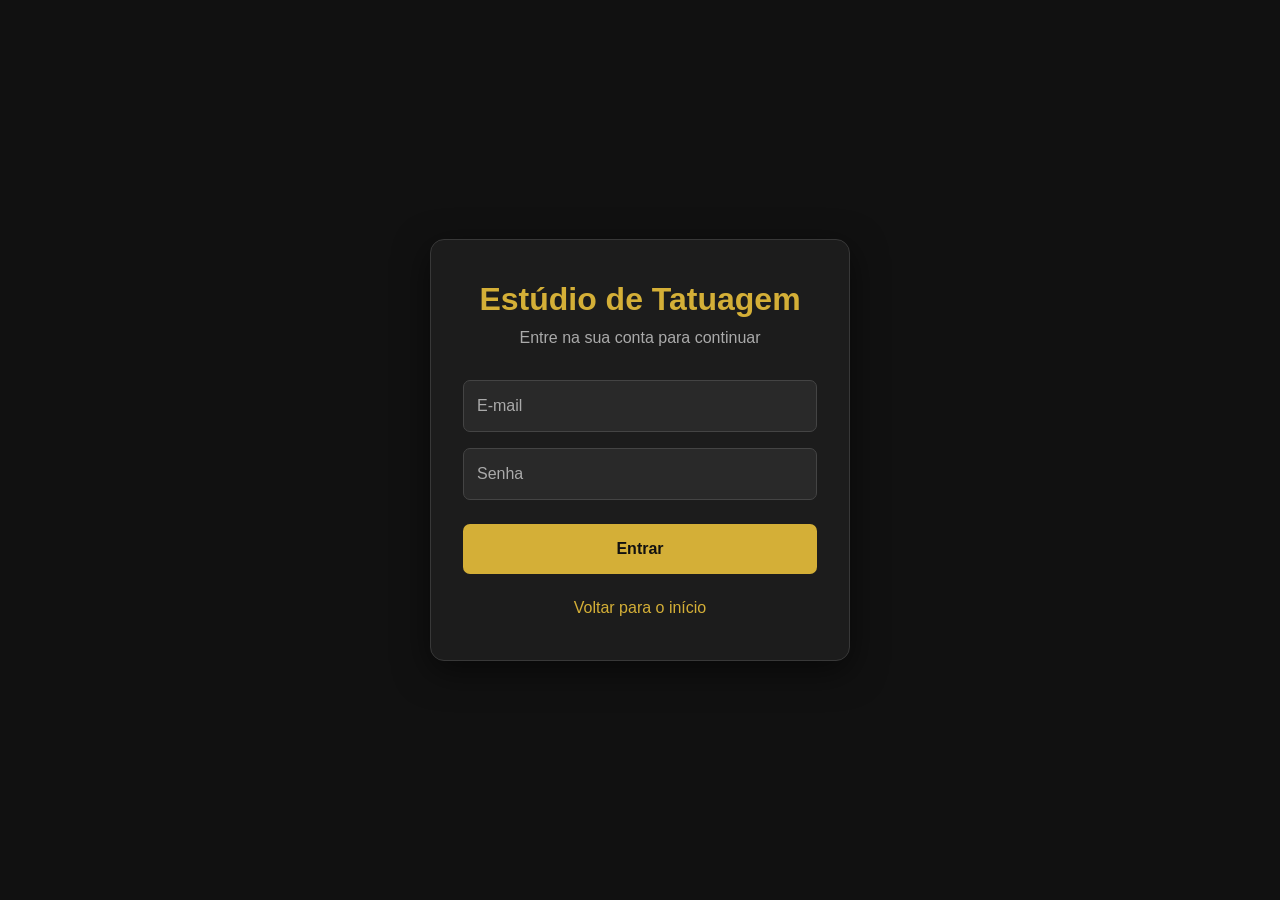
<file: frontend/login.html>
<!DOCTYPE html>
<html lang="pt-br">
<head>
  <meta charset="UTF-8">
  <meta name="viewport" content="width=device-width, initial-scale=1.0">
  <title>Login — Estúdio de Tatuagem</title>

  <link href="https://cdn.jsdelivr.net/npm/bootstrap@5.3.0/dist/css/bootstrap.min.css" rel="stylesheet">

  <style>
    * {
      box-sizing: border-box;
    }

    body {
      min-height: 100vh;
      margin: 0;
      display: flex;
      align-items: center;
      justify-content: center;
      padding: 20px;
      background: #111;
      color: #eee;
      font-family: Arial, sans-serif;
    }

    .login-box {
      width: 100%;
      max-width: 420px;
      padding: 40px 32px;
      background: #1c1c1c;
      border: 1px solid #383838;
      border-radius: 14px;
      box-shadow: 0 10px 35px #0008;
    }

    .login-box h1 {
      margin-bottom: 8px;
      color: #d4af37;
      font-size: 32px;
      font-weight: bold;
      text-align: center;
    }

    .login-box p {
      margin-bottom: 30px;
      color: #aaa;
      text-align: center;
    }

    .form-control {
      padding: 13px;
      border: 1px solid #444;
      border-radius: 7px;
      background: #292929;
      color: #fff;
    }

    .form-control::placeholder {
      color: #aaa;
    }

    .form-control:focus {
      border-color: #d4af37;
      background: #292929;
      color: #fff;
      box-shadow: 0 0 0 0.2rem #d4af3733;
    }

    .btn-login {
      padding: 13px;
      border: none;
      border-radius: 7px;
      background: #d4af37;
      color: #111;
      font-weight: bold;
      transition: background 0.2s;
    }

    .btn-login:hover {
      background: #f0cc58;
      color: #111;
    }

    .voltar {
      display: block;
      margin-top: 22px;
      color: #d4af37;
      text-align: center;
      text-decoration: none;
    }

    .voltar:hover {
      color: #f0cc58;
      text-decoration: underline;
    }
  </style>
</head>

<body>

  <main class="login-box">
    <h1>Estúdio de Tatuagem</h1>
    <p>Entre na sua conta para continuar</p>

    <form id="form-login">
      <div class="mb-3">
        <input
          type="email"
          id="email"
          class="form-control"
          placeholder="E-mail"
          autocomplete="username"
          required
        >
      </div>

      <div class="mb-4">
        <input
          type="password"
          id="senha"
          class="form-control"
          placeholder="Senha"
          autocomplete="current-password"
          required
        >
      </div>

      <button type="submit" class="btn btn-login w-100">
        Entrar
      </button>
    </form>

    <a href="index.html" class="voltar">Voltar para o início</a>
  </main>

  <script src="js/login.js"></script>

</body>
</html>
</file>
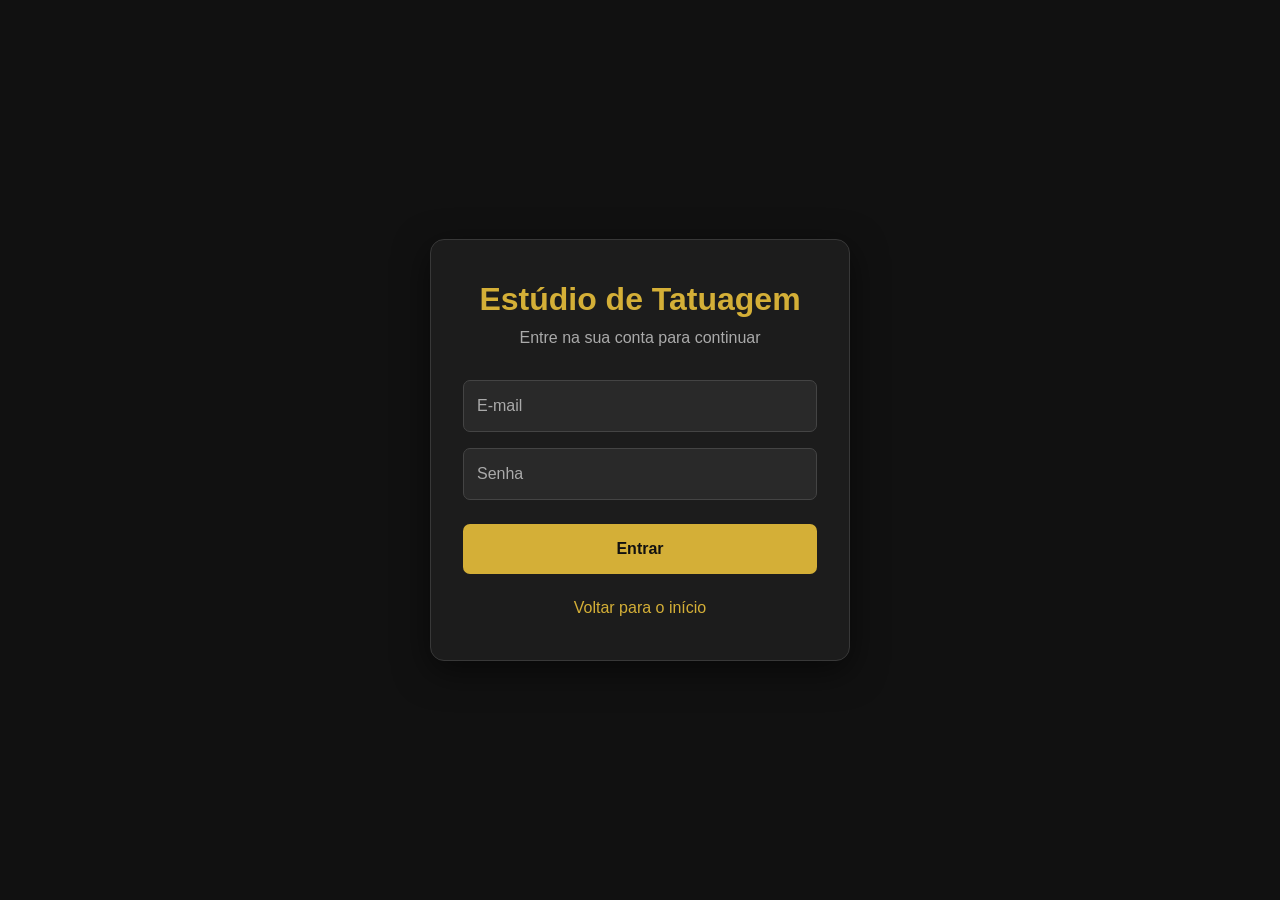
<file: frontend/senioridade.html>
<!DOCTYPE html>
<html lang="pt-br">

<head>
  <meta charset="UTF-8">
  <meta name="viewport" content="width=device-width, initial-scale=1.0">
  <title>Senioridade — Estúdio de Tatuagem</title>

  <style>
    :root {
      --preto: #111111;
      --fundo: #191919;
      --cinza: #242424;
      --cinza-claro: #bdbdbd;
      --dourado: #d4af37;
      --dourado-hover: #f0cc52;
      --borda: #383838;
      --branco: #f5f5f5;
    }

    * {
      box-sizing: border-box;
    }

    body {
      margin: 0;
      min-height: 100vh;
      background: var(--preto);
      color: var(--branco);
      font-family: Arial, Helvetica, sans-serif;
    }

    .navbar {
      background: var(--fundo);
      border-bottom: 1px solid var(--borda);
      padding: 16px 5%;
    }

    .nav-container {
      max-width: 1200px;
      margin: auto;
      display: flex;
      align-items: center;
      justify-content: space-between;
      gap: 20px;
      flex-wrap: wrap;
    }

    .navbar-brand {
      color: var(--dourado);
      font-size: 21px;
      font-weight: bold;
      letter-spacing: 1px;
      text-decoration: none;
    }

    .nav-links {
      display: flex;
      align-items: center;
      gap: 18px;
      flex-wrap: wrap;
    }

    .nav-links a {
      color: var(--cinza-claro);
      font-size: 14px;
      text-decoration: none;
      transition: color 0.2s;
    }

    .nav-links a:hover {
      color: var(--dourado);
    }

    .btn-sair {
      padding: 8px 14px;
      background: transparent;
      color: var(--dourado);
      border: 1px solid var(--dourado);
      border-radius: 6px;
      cursor: pointer;
      transition: 0.2s;
    }

    .btn-sair:hover {
      background: var(--dourado);
      color: var(--preto);
    }

    .container {
      width: 90%;
      max-width: 1100px;
      margin: 35px auto;
    }

    .titulo {
      margin-bottom: 8px;
      color: var(--dourado);
      font-size: 30px;
    }

    .descricao {
      margin-bottom: 28px;
      color: var(--cinza-claro);
      font-size: 14px;
      line-height: 1.6;
    }

    .card-formulario,
    .card-tabela {
      padding: 24px;
      margin-bottom: 25px;
      background: var(--fundo);
      border: 1px solid var(--borda);
      border-radius: 10px;
    }

    .card-formulario h2,
    .card-tabela h2 {
      margin: 0 0 20px;
      color: var(--branco);
      font-size: 19px;
    }

    .formulario {
      display: flex;
      gap: 12px;
      align-items: stretch;
    }

    .form-control {
      width: 100%;
      min-width: 0;
      padding: 12px 14px;
      background: var(--cinza);
      color: var(--branco);
      border: 1px solid var(--borda);
      border-radius: 6px;
      font-size: 14px;
      outline: none;
    }

    .form-control::placeholder {
      color: #858585;
    }

    .form-control:focus {
      border-color: var(--dourado);
      box-shadow: 0 0 0 3px rgba(212, 175, 55, 0.12);
    }

    .btn-cadastrar {
      padding: 12px 20px;
      background: var(--dourado);
      color: var(--preto);
      border: 1px solid var(--dourado);
      border-radius: 6px;
      font-weight: bold;
      white-space: nowrap;
      cursor: pointer;
      transition: 0.2s;
    }

    .btn-cadastrar:hover {
      background: var(--dourado-hover);
    }

    .tabela-wrapper {
      overflow-x: auto;
    }

    table {
      width: 100%;
      border-collapse: collapse;
    }

    thead {
      background: #302814;
    }

    th {
      padding: 14px;
      color: var(--dourado);
      font-size: 13px;
      text-align: left;
      border-bottom: 1px solid var(--borda);
    }

    td {
      padding: 13px 14px;
      color: var(--branco);
      font-size: 14px;
      border-bottom: 1px solid var(--borda);
    }

    tbody tr:hover {
      background: #202020;
    }

    tbody tr:last-child td {
      border-bottom: none;
    }

    /* Botões de ação da tabela */
    #corpo-tabela .btn-warning {
      background: transparent !important;
      color: var(--dourado) !important;
      border: 1px solid var(--dourado) !important;
      border-radius: 6px;
      padding: 7px 12px;
      margin: 3px;
      cursor: pointer;
    }

    #corpo-tabela .btn-warning:hover {
      background: var(--dourado) !important;
      color: var(--preto) !important;
    }

    #corpo-tabela .btn-danger {
      background: transparent !important;
      color: #ff6262 !important;
      border: 1px solid #dc3545 !important;
      border-radius: 6px;
      padding: 7px 12px;
      margin: 3px;
      cursor: pointer;
    }

    #corpo-tabela .btn-danger:hover {
      background: #dc3545 !important;
      color: #ffffff !important;
    }

    @media (max-width: 800px) {
      .nav-container {
        align-items: flex-start;
      }

      .nav-links {
        gap: 12px;
      }
    }

    @media (max-width: 550px) {
      .container {
        width: 94%;
        margin-top: 24px;
      }

      .formulario {
        flex-direction: column;
      }

      .btn-cadastrar {
        width: 100%;
      }

      .card-formulario,
      .card-tabela {
        padding: 17px;
      }

      .titulo {
        font-size: 26px;
      }
    }
  </style>
</head>

<body>

  <nav class="navbar">
    <div class="nav-container">
      <a href="dashboard.html" class="navbar-brand">ST. TATTOO</a>

      <div class="nav-links">
        <a href="clientes.html">Clientes</a>
        <a href="senioridade.html">Senioridade</a>
        <a href="tatuadores.html">Tatuadores</a>
        <a href="agendamentos.html">Agendamentos</a>
        <a href="estilos.html">Estilos</a>
        <button onclick="sair()" class="btn-sair">Sair</button>
      </div>
    </div>
  </nav>

  <main class="container">

    <h1 class="titulo">Senioridade</h1>

    <p class="descricao">
      Gerencie os níveis de experiência dos profissionais do estúdio.
    </p>

    <section class="card-formulario">
      <h2>Cadastrar senioridade</h2>

      <form id="form-senioridade" class="formulario">

        <input
          type="text"
          id="nome"
          class="form-control"
          placeholder="Nome da senioridade"
          required
        >

        <button
          id="btn-submit-senioridade"
          type="submit"
          class="btn-cadastrar"
        >
          Cadastrar
        </button>

      </form>
    </section>

    <section class="card-tabela">
      <h2>Senioridades cadastradas</h2>

      <div class="tabela-wrapper">
        <table>
          <thead>
            <tr>
              <th>ID</th>
              <th>Nome</th>
              <th>Ações</th>
            </tr>
          </thead>

          <tbody id="corpo-tabela">
            <!-- As senioridades vão aparecer aqui -->
          </tbody>
        </table>
      </div>
    </section>

  </main>

  <script src="js/auth.js"></script>
  <script src="js/senioridade.js"></script>

</body>
</html>
</file>
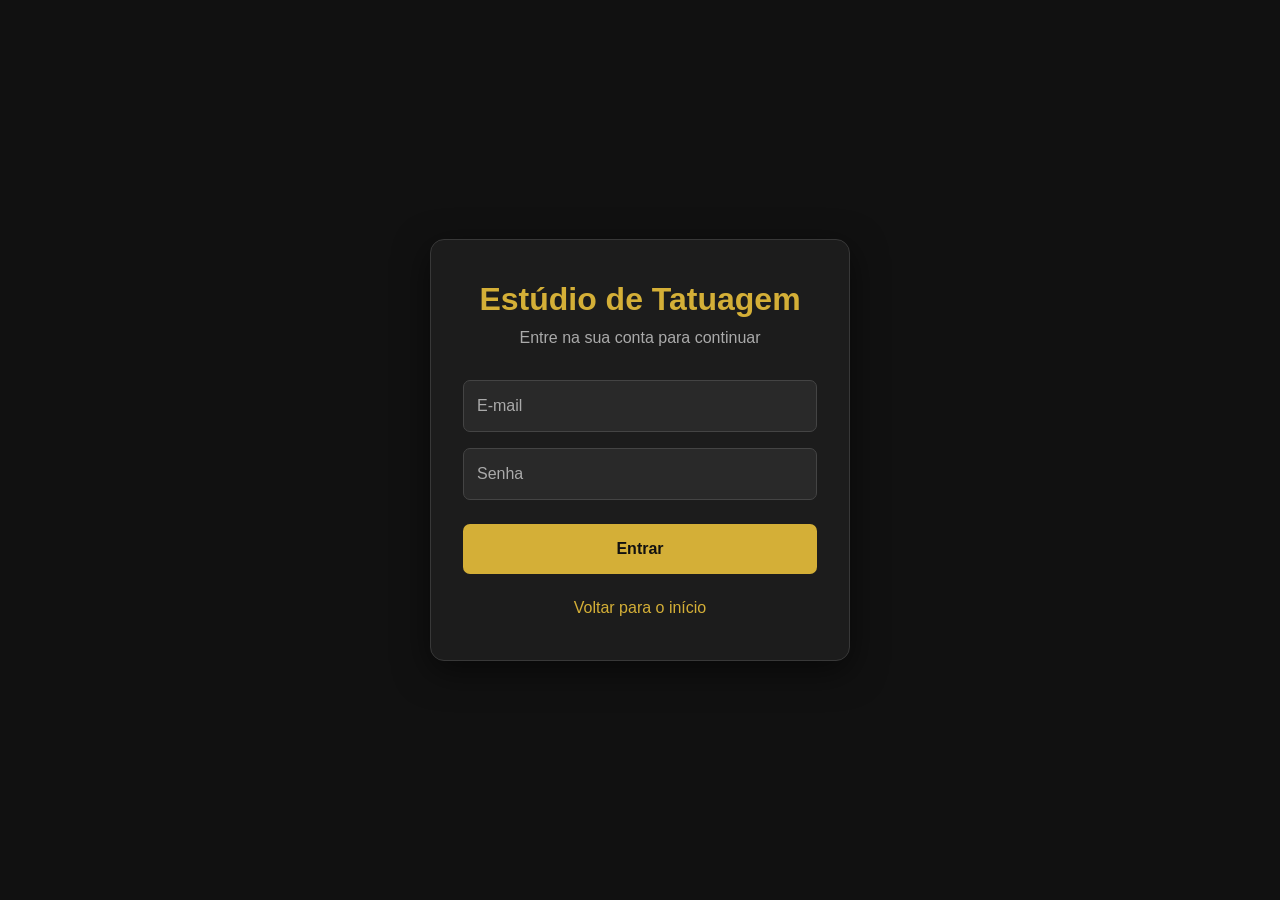
<file: frontend/tatuadores.html>
<!DOCTYPE html>
<html lang="pt-br">
<head>
  <meta charset="UTF-8">
  <meta name="viewport" content="width=device-width, initial-scale=1.0">
  <title>Tatuadores — Estúdio de Tatuagem</title>

  <link href="https://cdn.jsdelivr.net/npm/bootstrap@5.3.0/dist/css/bootstrap.min.css" rel="stylesheet">

  <style>
    * {
      box-sizing: border-box;
    }

    body {
      min-height: 100vh;
      background: #111;
      color: #eee;
      font-family: Arial, sans-serif;
    }

    .navbar {
      background: #1c1c1c !important;
      border-bottom: 1px solid #383838;
    }

    .navbar-brand {
      color: #d4af37 !important;
      font-weight: bold;
    }

    .navbar a {
      text-decoration: none;
    }

    h1, h2 {
      color: #d4af37;
      font-weight: bold;
    }

    .card-painel {
      padding: 25px;
      margin-bottom: 30px;
      background: #1c1c1c;
      border: 1px solid #383838;
      border-radius: 12px;
    }

    .form-control,
    .form-select {
      background-color: #242424;
      color: #eee;
      border: 1px solid #444;
    }

    .form-control::placeholder {
      color: #aaa;
    }

    .form-control:focus,
    .form-select:focus {
      background-color: #242424;
      color: #fff;
      border-color: #d4af37;
      box-shadow: 0 0 0 0.2rem #d4af3733;
    }

    .form-select option {
      background: #242424;
      color: #eee;
    }

    label {
      color: #ddd;
    }

    #listaEstilos {
      padding: 12px;
      background: #242424;
      border: 1px solid #444;
      border-radius: 8px;
    }

    #listaEstilos label {
      margin-right: 14px;
      margin-bottom: 8px;
    }

    input[type="checkbox"] {
      accent-color: #d4af37;
    }

    .btn-primary,
    .btn-success {
      background: #d4af37;
      border-color: #d4af37;
      color: #111;
      font-weight: bold;
    }

    .btn-primary:hover,
    .btn-success:hover {
      background: #f0cc58;
      border-color: #f0cc58;
      color: #111;
    }

    .btn-secondary {
      background: #333;
      border-color: #555;
      color: #eee;
    }

    .btn-outline-light:hover {
      background: #d4af37;
      border-color: #d4af37;
      color: #111;
    }

    .table {
      --bs-table-bg: #1c1c1c;
      --bs-table-color: #eee;
      --bs-table-border-color: #444;
      --bs-table-hover-bg: #292929;
      --bs-table-hover-color: #fff;
      vertical-align: middle;
    }

    .table th {
      color: #d4af37;
    }

    .table td {
      color: #eee;
    }

    @media (max-width: 768px) {
      .navbar .container {
        gap: 12px;
      }

      .navbar .container > div {
        display: flex;
        flex-wrap: wrap;
        gap: 10px;
      }

      .table {
        font-size: 13px;
      }

      .card-painel {
        padding: 16px;
      }
    }

.navbar a,
.navbar a:visited {
  color: #bdbdbd;
  text-decoration: none;
}

.navbar a:hover {
  color: #d4af37;
}

  </style>
</head>

<body>

  <nav class="navbar navbar-expand-lg navbar-dark mb-4">
    <div class="container">
      <a class="navbar-brand" href="dashboard.html">Estúdio de Tatuagem</a>

      <div class="d-flex flex-wrap gap-3 align-items-center">
        <a href="clientes.html">Clientes</a>
        <a href="senioridade.html">Senioridade</a>
        <a href="tatuadores.html">Tatuadores</a>
        <a href="agendamentos.html">Agendamentos</a>
        <a href="estilos.html">Estilos</a>
        <button onclick="sair()" class="btn btn-outline-light btn-sm">Sair</button>
      </div>
    </div>
  </nav>

  <main class="container py-3">

    <h1 class="mb-4">Tatuadores</h1>

    <section class="card-painel">
      <h2 class="h4 mb-4">Cadastrar tatuador</h2>

      <form id="form-tatuador">
        <div class="row g-3">

          <div class="col-md-6">
            <label for="nometatuador" class="form-label">Nome</label>
            <input type="text" id="nometatuador" class="form-control" placeholder="Nome completo" required>
          </div>

          <div class="col-md-6">
            <label for="cpf" class="form-label">CPF</label>
            <input type="text" id="cpf" class="form-control" placeholder="CPF" required>
          </div>

          <div class="col-md-6">
            <label for="email" class="form-label">E-mail</label>
            <input type="email" id="email" class="form-control" placeholder="E-mail" required>
          </div>

          <div class="col-md-6">
            <label for="telefone" class="form-label">Telefone</label>
            <input type="text" id="telefone" class="form-control" placeholder="Telefone" required>
          </div>

          <div class="col-md-6">
            <label for="idsenioridade" class="form-label">Senioridade</label>
            <select id="idsenioridade" class="form-select" required>
              <option value="">Selecione a senioridade</option>
            </select>
          </div>

          <div class="col-12">
            <label class="form-label">Estilos de tatuagem</label>
            <div id="listaEstilos">
              <!-- O JavaScript carrega os estilos aqui -->
            </div>
          </div>

          <div class="col-12">
            <button type="submit" id="btn-submit-tatuador" class="btn btn-primary w-100">
              Salvar tatuador
            </button>
          </div>

        </div>
      </form>
    </section>

    <section class="card-painel">
      <h2 class="h4 mb-4">Tatuadores cadastrados</h2>

      <div class="table-responsive">
        <table class="table table-dark table-hover table-bordered">
          <thead>
            <tr>
              <th>Tatuadores</th>
            </tr>
          </thead>
          <tbody id="corpo-tabela">
          </tbody>
        </table>
      </div>
    </section>

  </main>

  <script src="js/auth.js"></script>
  <script src="js/tatuadores.js"></script>

</body>
</html>
</file>
<file: frontend/style.css>
body {
    margin: 0;
    font-family: Arial, sans-serif;
    background-color: #111110;
    color: #f4f0e8;
}

.container {
    width: 90%;
    max-width: 1100px;
    margin: auto;
}

.navbar {
    background-color: #111110;
    padding: 20px 0;
    border-bottom: 1px solid #444039;
}

.navbar .container {
    display: flex;
    justify-content: space-between;
    align-items: center;
}

.navbar-brand {
    color: #c9a46a;
    font-size: 22px;
    font-weight: bold;
    text-decoration: none;
}

.nav-links {
    display: flex;
    align-items: center;
    gap: 20px;
}

.nav-links a {
    color: #f4f0e8;
    text-decoration: none;
}

.nav-links a:hover {
    color: #c9a46a;
}

.btn {
    display: inline-block;
    padding: 10px 18px;
    border: 1px solid #c9a46a;
    border-radius: 4px;
    text-decoration: none;
    font-weight: bold;
}

.btn-primary {
    background-color: #c9a46a;
    color: #111110;
}

.btn-outline {
    color: #f4f0e8;
}

.btn:hover {
    opacity: 0.8;
}

.hero {
    background-color: #151513;
    padding: 80px 0;
}

.hero-content {
    max-width: 750px;
}

.eyebrow {
    color: #c9a46a;
    font-size: 13px;
    font-weight: bold;
    letter-spacing: 2px;
}

.hero h1 {
    font-size: 55px;
    line-height: 1.2;
}

.hero h1 span {
    color: #c9a46a;
}

.hero p {
    max-width: 600px;
    color: #aaa69d;
    line-height: 1.8;
}

.hero-buttons {
    display: flex;
    flex-wrap: wrap;
    gap: 15px;
    margin-top: 25px;
}

.hero-note {
    margin-top: 40px;
    color: #c9a46a;
    font-size: 13px;
}

section {
    padding: 60px 0;
}

.about {
    background-color: #1b1b19;
}

.about-content {
    display: grid;
    grid-template-columns: 1fr 1fr;
    align-items: center;
    gap: 35px;
}

.about-content h2,
.section-heading h2,
.contact h2 {
    font-size: 32px;
    line-height: 1.3;
}

.about-content p,
.section-heading p,
.contact p {
    color: #aaa69d;
    line-height: 1.8;
}

.about-mark {
    padding: 40px 20px;
    text-align: center;
    border: 1px solid #c9a46a;
    background-color: #242019;
}

.about-mark .symbol {
    display: block;
    color: #c9a46a;
    font-size: 55px;
}

.about-mark strong {
    display: block;
    font-size: 24px;
}

.about-mark small {
    display: block;
    margin-top: 10px;
    color: #aaa69d;
}

.section-heading {
    margin-bottom: 30px;
}

.styles-grid {
    display: grid;
    grid-template-columns: repeat(3, 1fr);
    gap: 20px;
}

.style-card {
    padding: 25px;
    background-color: #1b1b19;
    border: 1px solid #444039;
}

.style-number {
    color: #c9a46a;
    font-size: 12px;
}

.style-card h3 {
    color: #c9a46a;
    font-size: 23px;
}

.style-card p {
    color: #aaa69d;
    line-height: 1.7;
}

.contact {
    background-color: #201b14;
    text-align: center;
}

.contact p {
    max-width: 600px;
    margin: 20px auto 25px;
}

footer {
    padding: 25px 0;
    background-color: #111110;
    border-top: 1px solid #444039;
    color: #aaa69d;
    font-size: 13px;
}

.footer-content {
    display: flex;
    justify-content: space-between;
    gap: 15px;
}

@media (max-width: 700px) {
    .navbar .container,
    .footer-content {
        flex-direction: column;
        gap: 15px;
    }

    .nav-links {
        flex-wrap: wrap;
        justify-content: center;
    }

    .hero h1 {
        font-size: 38px;
    }

    .about-content,
    .styles-grid {
        grid-template-columns: 1fr;
    }
}
</file>
